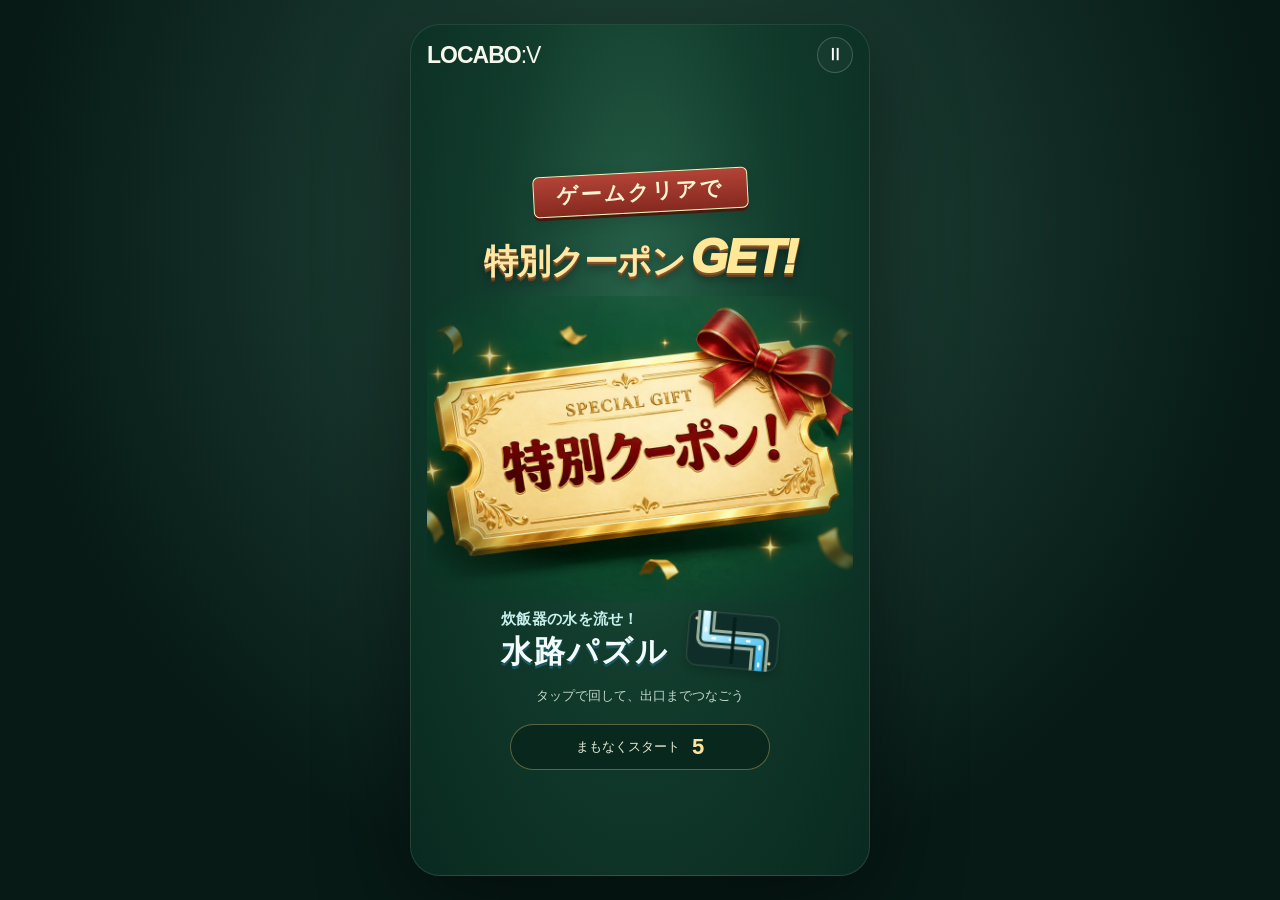
<file: squad-preview.html>
<!doctype html><html lang="ja"><head><meta charset="utf-8"><meta name="viewport" content="width=device-width,initial-scale=1,viewport-fit=cover"><title>LOCABO Squad beyond設置確認</title><link rel="stylesheet" href="https://ichinose-pixel.github.io/locabo-water-puzzle/squad-v1.css"><script defer src="https://ichinose-pixel.github.io/locabo-water-puzzle/squad-v1.js"></script></head><body><main class="app"><header><span class="wordmark">LOCABO<span>:V</span></span><button class="icon-btn" id="pause" aria-label="一時停止">Ⅱ</button></header><nav class="steps" aria-label="体験の進み具合"><span class="active">01 遊ぶ</span><span>02 知る</span><span>03 ごはんを楽しむ</span></nav><div id="content"></div><div id="toast" role="status" aria-live="polite"></div><div id="pauseLayer" class="pause-layer" hidden><div><p class="eyebrow">PAUSE</p><h2>ひと休み。</h2><p>準備ができたら、続きをどうぞ。</p><button class="primary" id="resume">つづける</button></div></div></main></body></html>
</file>
